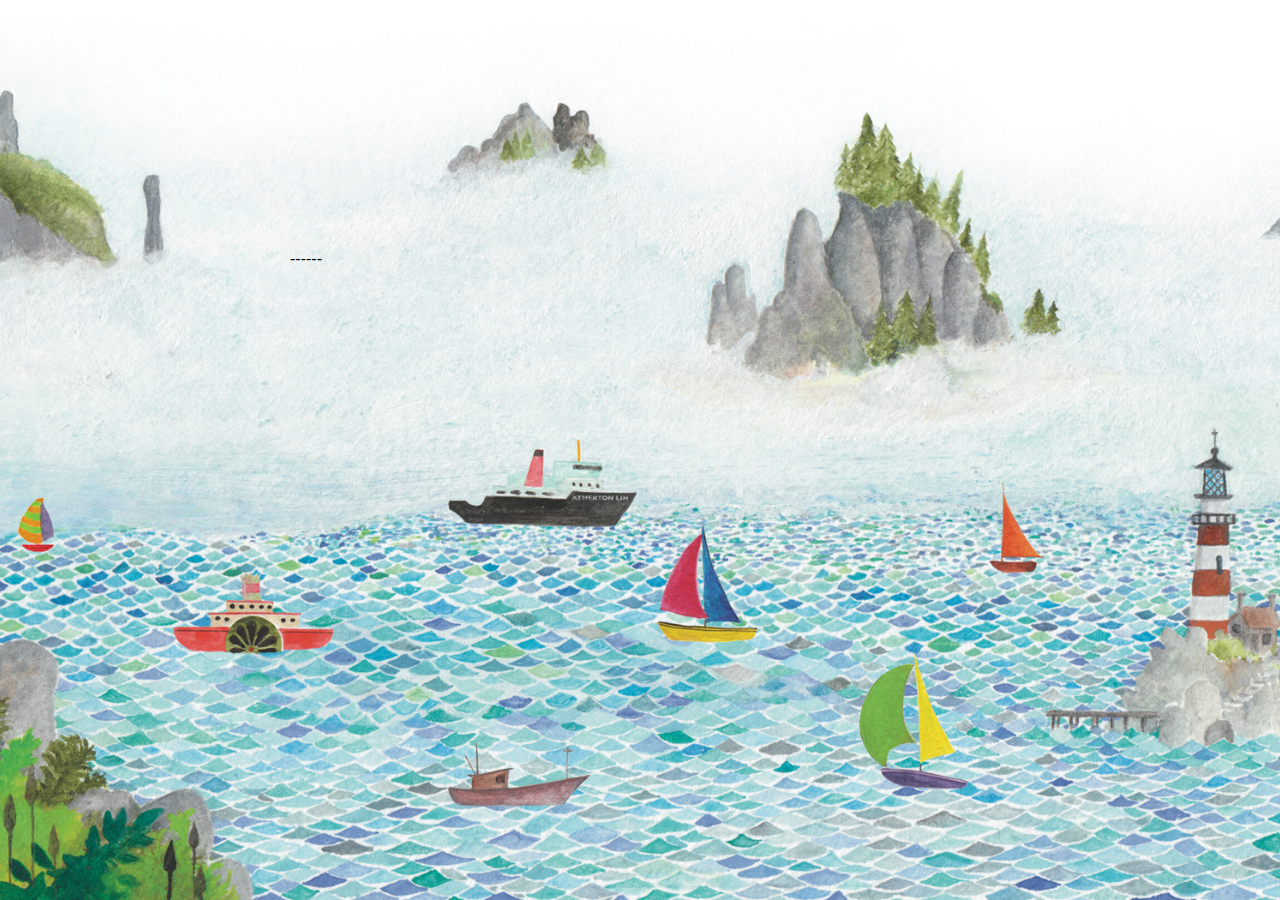
<file: test.html>
<!DOCTYPE html>
<html lang="en-us">
  <head>
    <meta charset="UTF-8">
    <title>Hangman: The Office Edition</title>
    <link rel="stylesheet" type="text/css" href="assets/css/style.css">
    <script type="text/javascript">
    </script>
  </head>
  <body>
    
   
    <div class="container">

      <div class = "">
      <span id = "word">text</span>

    <script type="text/javascript">

      var list = ["michael", "dwight", "kevin"];
      var roundChoice = list[Math.floor(Math.random()*list.length)];
      var roundLocation = list.indexOf(roundChoice);

      for (var i = 0;i<roundChoice.length;i++){
        roundChoice = roundChoice.replace(roundChoice[i],"-");
      }

      var el = document.getElementById('word');
      el.innerHTML = roundChoice;

      document.onkeyup = function(event){
      var userGuess = event.key;
      var charValid = list[roundLocation].indexOf(userGuess);

      if (charValid == -1){
        console.log("Wrong")
      } else {
      roundChoice = roundChoice.replace(roundChoice[charValid],userGuess);
      document.getElementById("word").innerHTML = roundChoice;
        }        
      }




      

  
        
    </script>






   </div>

    
  </body>
</html>
</file>
<file: assets/css/style.css>
body{
	/*background-color:#798e87;*/
	background: url("../images/background.jpg") no-repeat 50% 50% fixed;
	font-family:Arial;
	color:white;
	background-size:cover;

}

.container{
	/*background-color:#ccc591;*/
	float:center;
	width:700px;
	height:400px;
	margin:auto;
	position:absolute;
	clear:both;
	top:0;
	bottom:0;
	right:0;
	left:0;
	color:black;
}

.left-container{
	float:left;
	width:49%;
	height:80%;
	clear:both;
}

.right-container{
	width:50%;
	height:80%;
	border-right:solid 2px #c27d38;
	border-bottom:solid 2px #c27d38;
	vertical-align: middle;
	text-align: center;
	/*line-height:300px;*/
	font-size:400%;
	float:right;
	
}

img{
	max-height: 100%;
	max-width: 100%;
}

p{
	font-size:50%;
}

/*.header{
	height:200px;

}

.hangman_left{
	width:50%;
	padding-top:15px;
	float:left;
	position:absolute;
	height:100%;
	text-align: center;
	margin:0;
	border:dashed 1px white;
}

.instructions{
	padding-top:20px;
	border:dashed 1px white;
	width:245px;
	float:right;
	margin:0;
	height:100%;
	text-align: center;
}

p{
	margin-left:20px;
	margin-right:20px;
}
</file>
